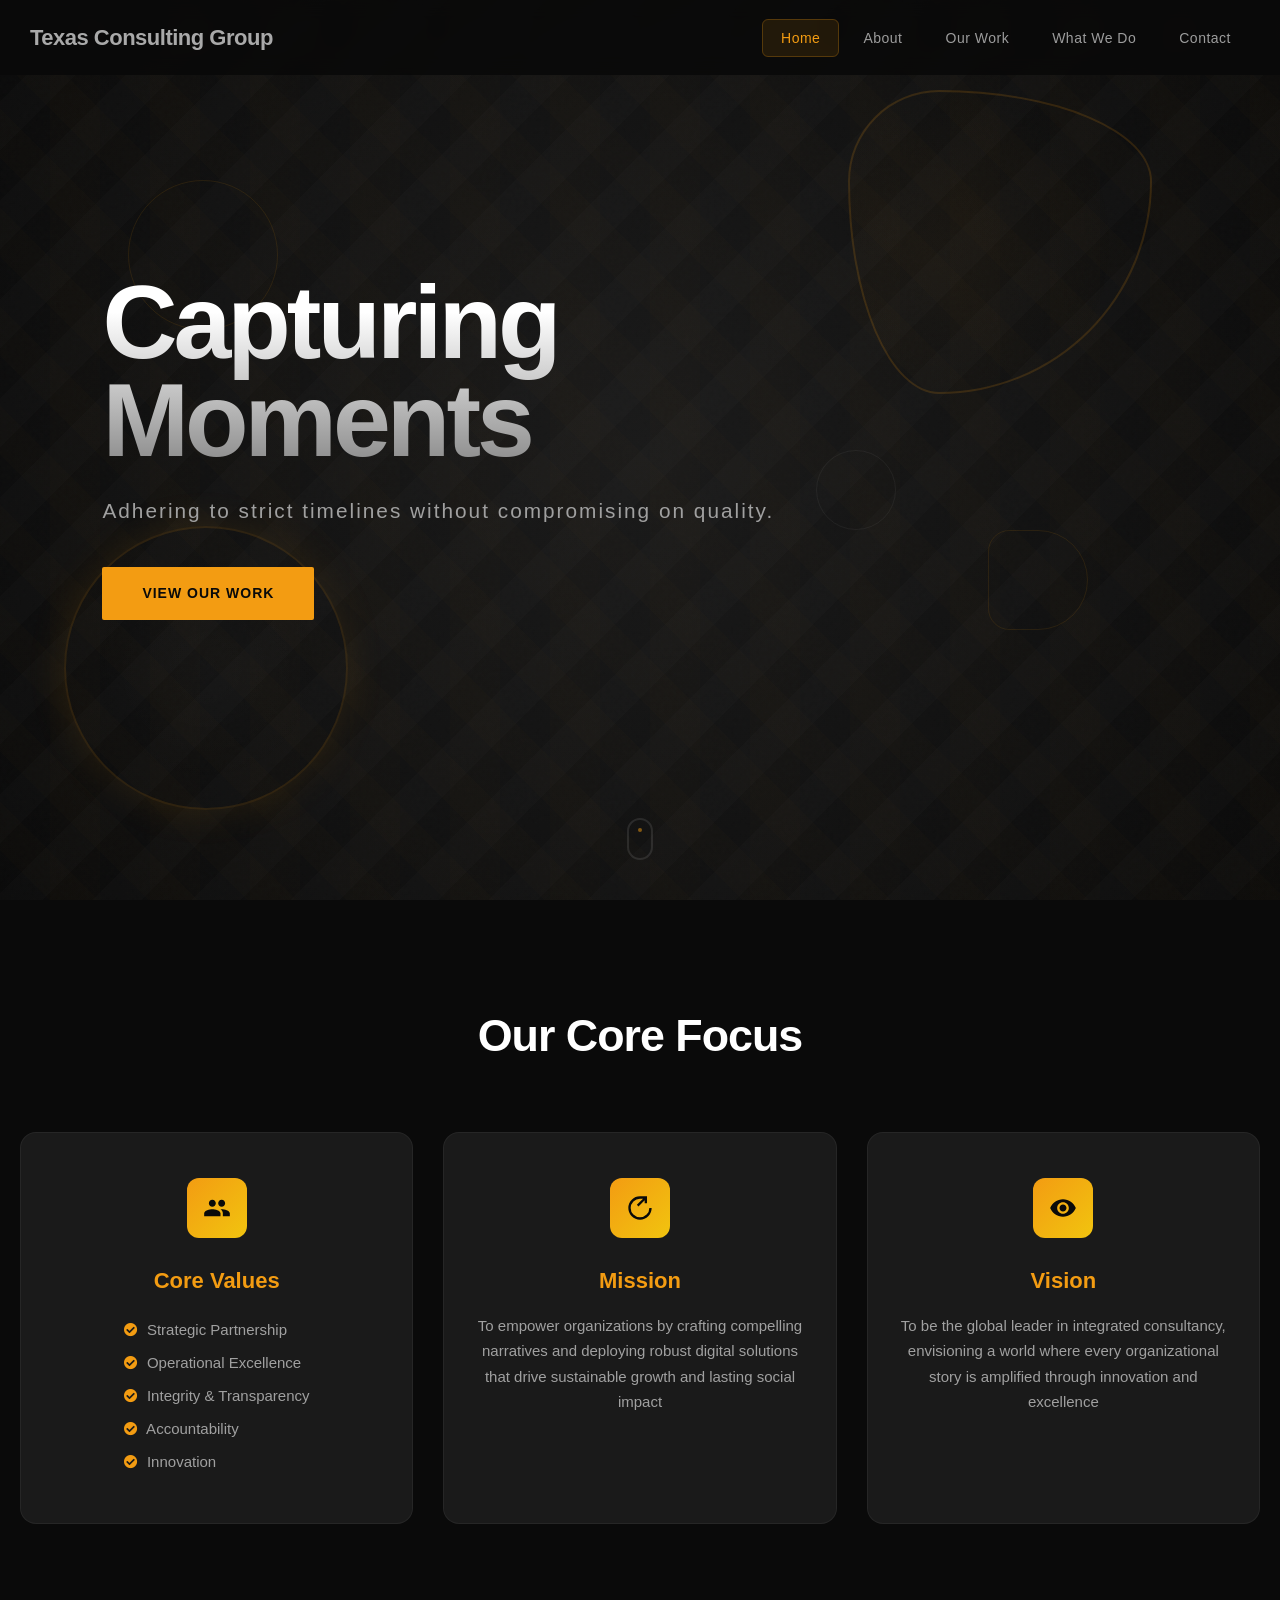
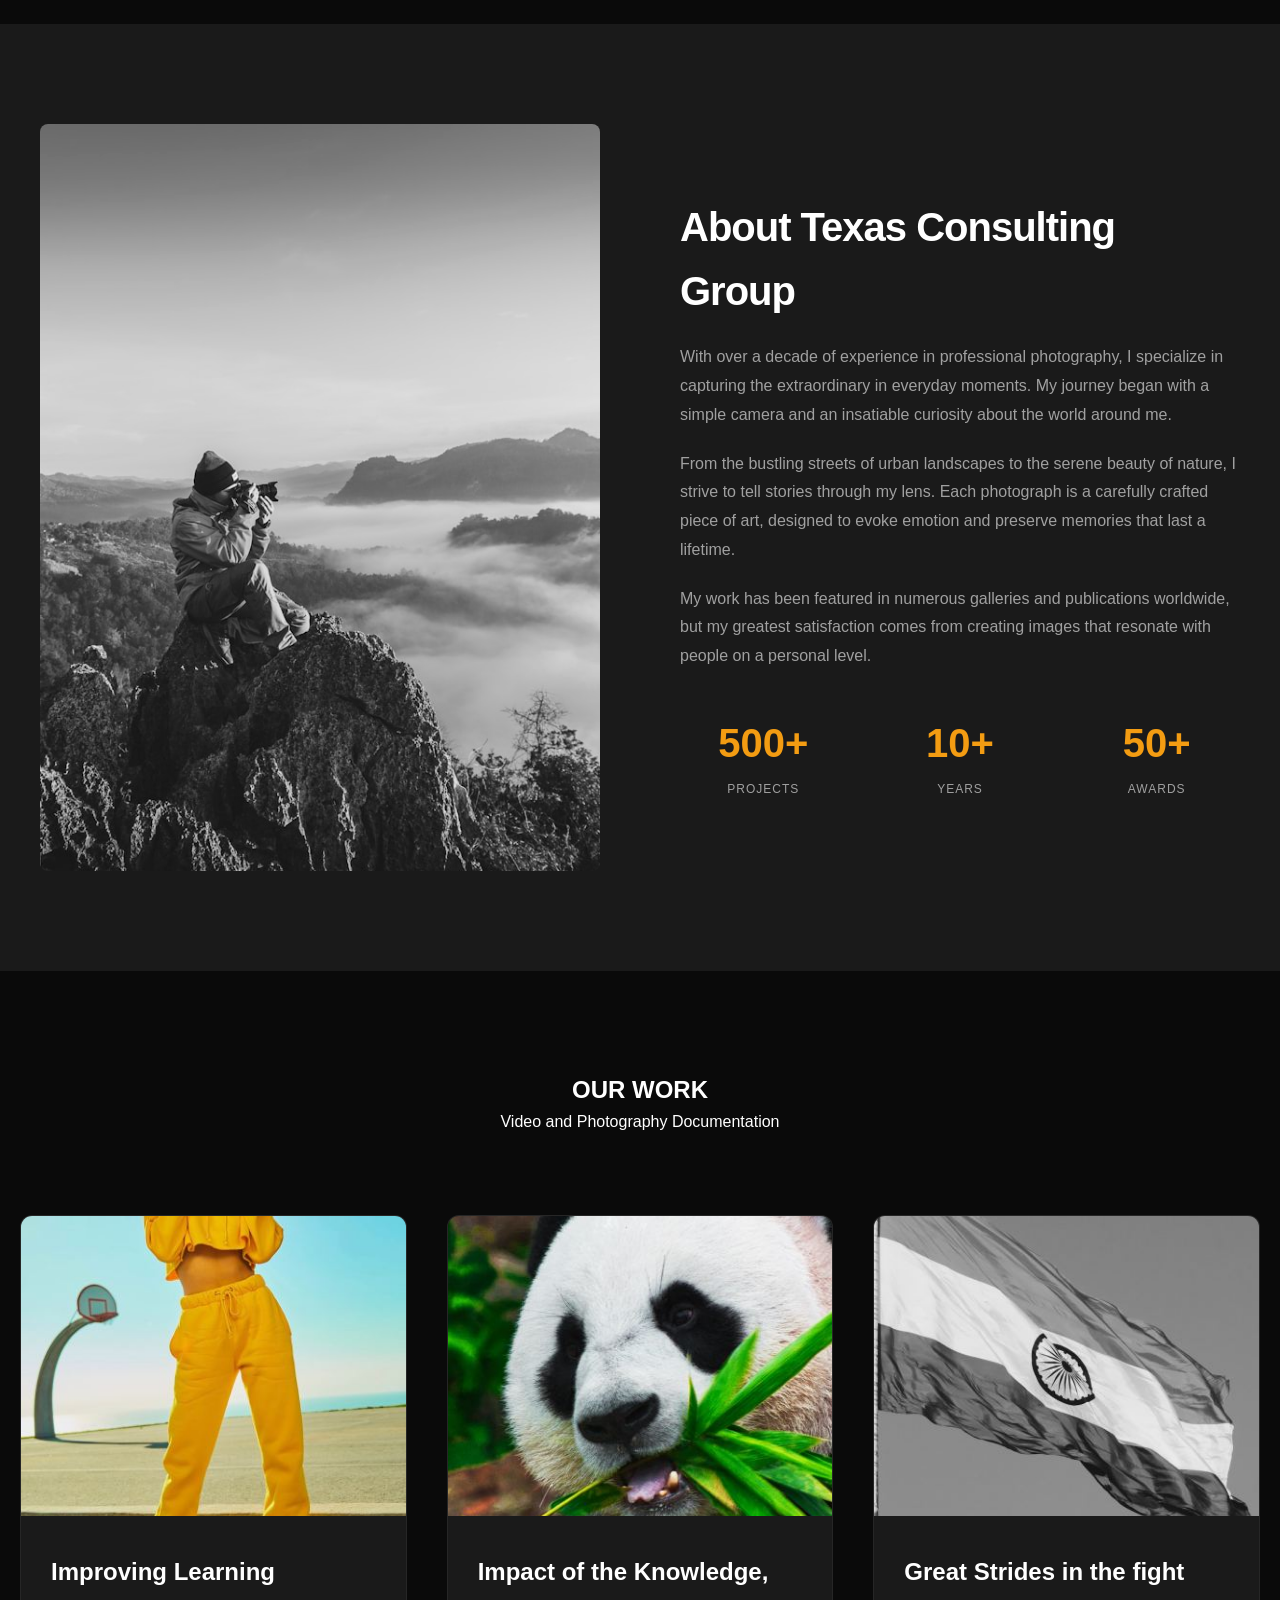
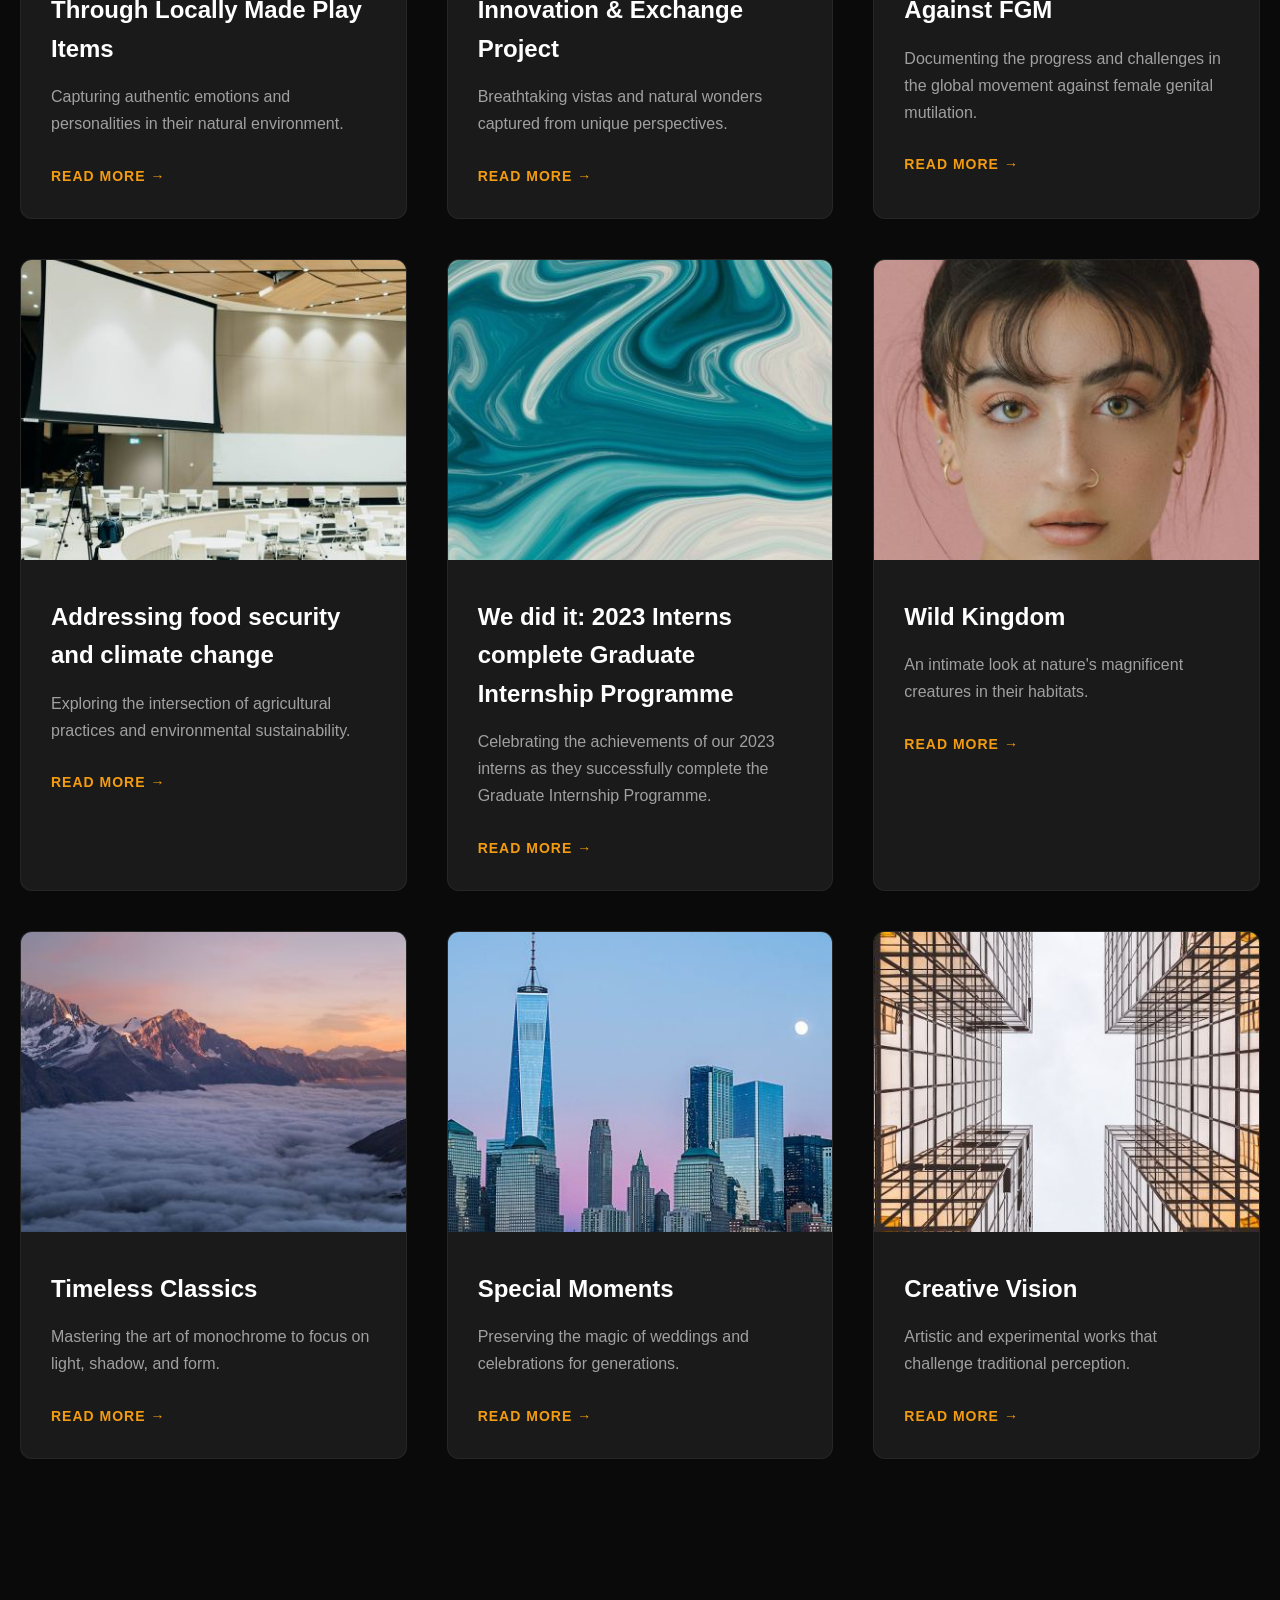
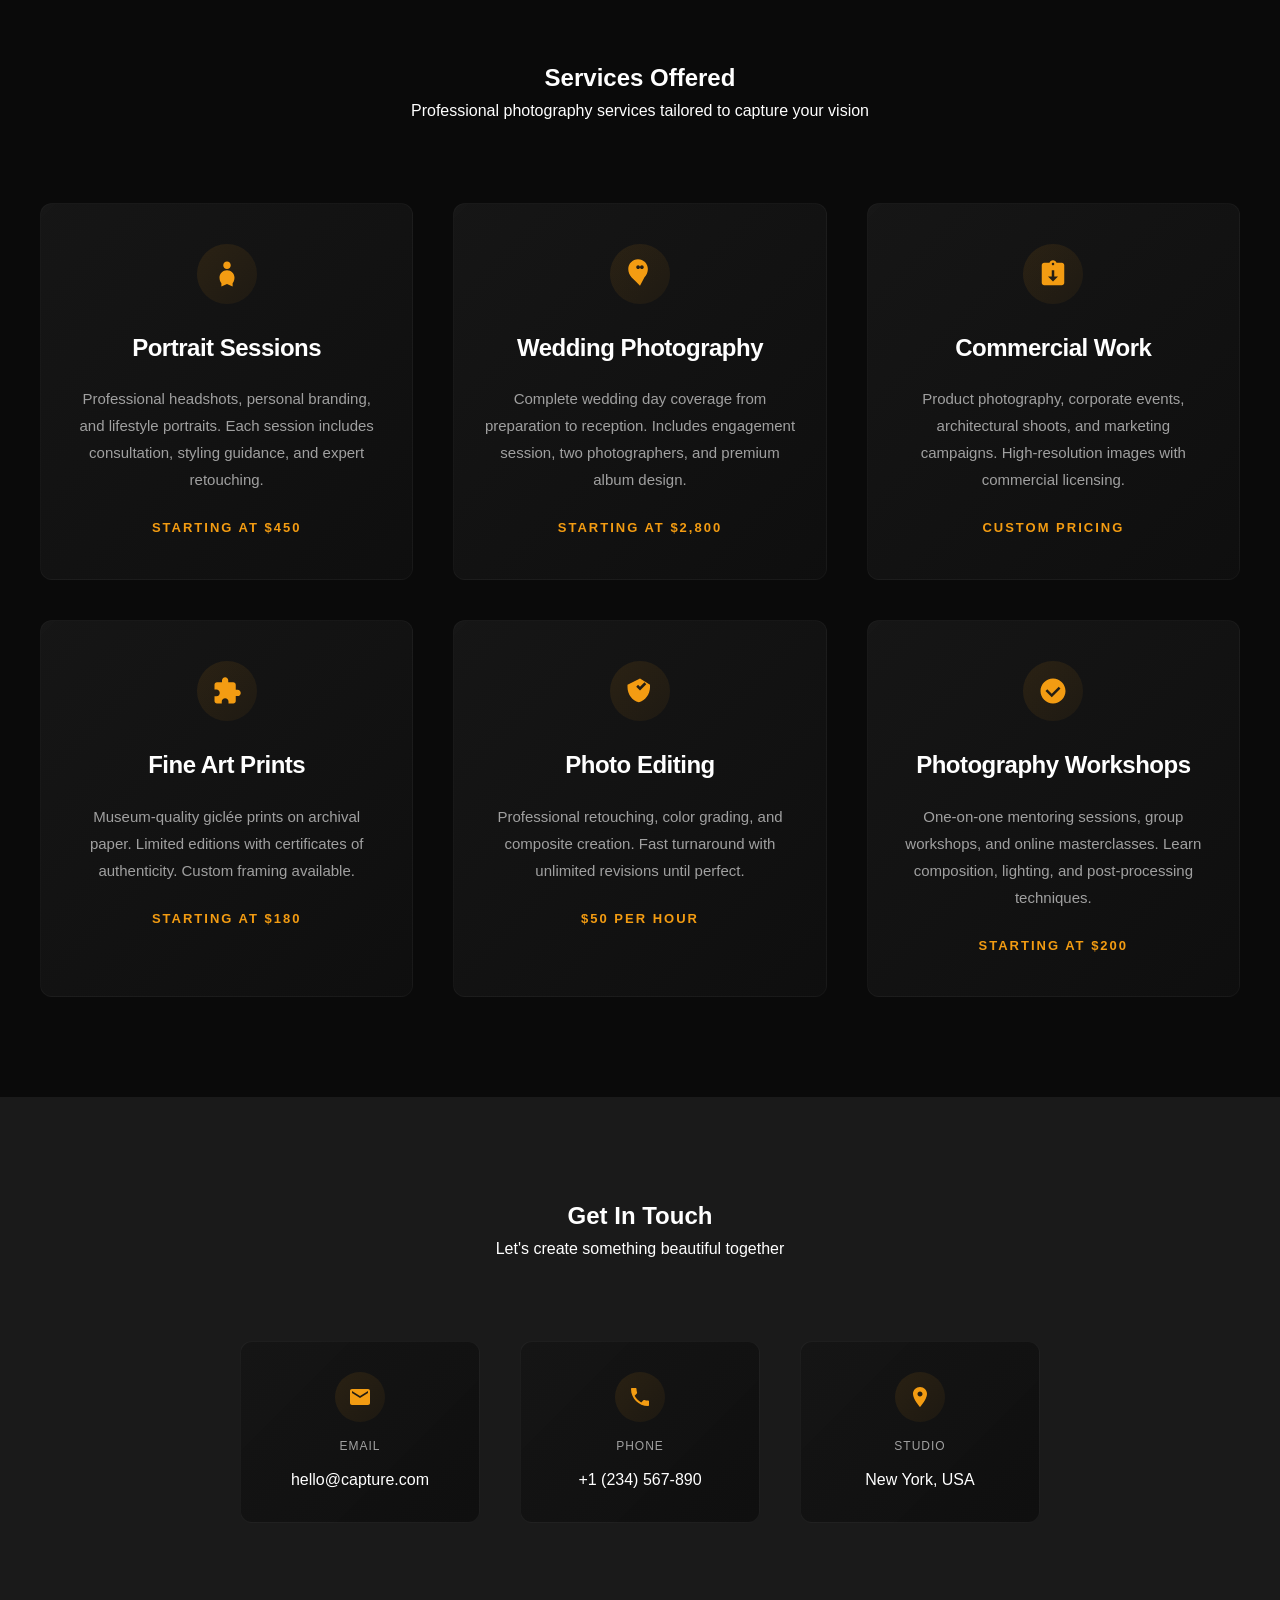
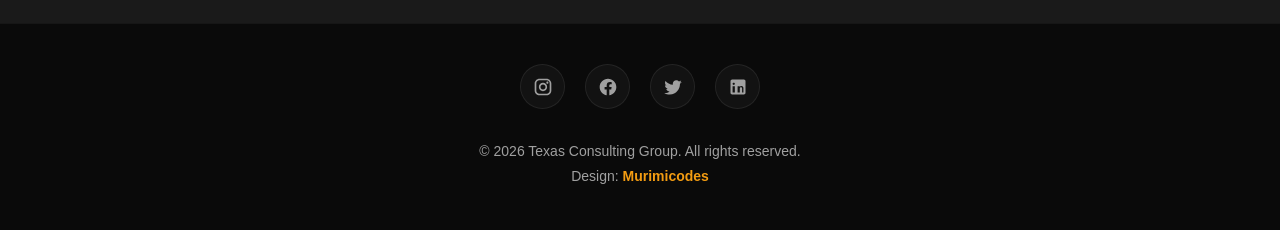
<file: index.html>
<!DOCTYPE html>
<html lang="en">

<head>
    <meta charset="UTF-8">
    <meta name="viewport" content="width=device-width, initial-scale=1.0">
    <title>Texas Consulting Group</title>
    <link rel="stylesheet" href="templatemo-amber-folio.css">
    <!-- font aesome  -->
    <link rel="stylesheet" href="https://cdnjs.cloudflare.com/ajax/libs/font-awesome/5.15.4/css/all.min.css">
    <!--

TemplateMo 615 Amber Folio

https://templatemo.com/tm-615-amber-folio

-->
</head>

<body>
    <!-- Loading Screen -->
    <div class="loading-screen" id="loadingScreen">
        <div class="loader"></div>
    </div>
    <!-- Header Navigation -->
    <header id="header">
        <nav>
            <a href="#home" class="logo">
                    Texas Consulting Group
                </a>
            <ul class="nav-menu" id="navMenu">
                <li>
                    <a href="#home">Home</a>
                </li>
                <li>
                    <a href="#about">About</a>
                </li>
                <li>
                    <a href="#portfolio">Our Work</a>
                </li>
                <li>
                    <a href="#services">What We Do</a>
                </li>
                <li>
                    <a href="#contact">Contact</a>
                </li>
            </ul>
            <div class="menu-toggle" id="menuToggle">
                <span></span>
                <span></span>
                <span></span>
            </div>
        </nav>
    </header>
    <!-- Hero Section -->
    <section class="hero-section" id="home">
        <div class="hero-bg"></div>
        <div class="hero-shapes">
            <div class="floating-accent accent-1"></div>
            <div class="floating-accent accent-2"></div>
            <div class="floating-accent accent-3"></div>
        </div>
        <div class="hero-content reveal">
            <h1 class="hero-title">Capturing Moments</h1>
            <p class="hero-subtitle">
                Adhering to strict timelines without compromising on quality.
            </p>
            <a href="#portfolio" class="cta-button">View Our  Work</a>
        </div>
        <a href="#portfolio" class="scroll-down">
            <span></span>
        </a>
    </section>
    <!-- Mission Section -->
    <section class="km-section reveal">
        <h2 class="km-title">Our Core Focus</h2>
        <div class="km-grid">
            <!-- CORE VALUES -->
            <div class="km-card">
                <div class="km-icon">
                    <svg viewBox="0 0 24 24">
                            <path d="M16 11c1.66 0 2.99-1.34 2.99-3S17.66 5 16 5s-3 1.34-3 3 1.34 3 3 3zm-8 0c1.66 0 2.99-1.34 2.99-3S9.66 5 8 5 5 6.34 5 8s1.34 3 3 3zm0 2c-2.33 0-7 1.17-7 3.5V19h14v-2.5c0-2.33-4.67-3.5-7-3.5zm8 0c-.29 0-.62.02-.97.05 1.16.84 1.97 1.97 1.97 3.45V19h6v-2.5c0-2.33-4.67-3.5-7-3.5z"/>
                        </svg>
                </div>
                <h3 class="km-card-title">Core Values</h3>
                <ul class="km-card-list">
                    <li>
                        <i class="fas fa-check-circle km-value-icon"></i> Strategic Partnership
                    </li>
                    <li>
                        <i class="fas fa-check-circle km-value-icon"></i> Operational Excellence
                    </li>
                    <li>
                        <i class="fas fa-check-circle km-value-icon"></i> Integrity & Transparency
                    </li>
                    <li>
                        <i class="fas fa-check-circle km-value-icon"></i> Accountability
                    </li>
                    <li>
                        <i class="fas fa-check-circle km-value-icon"></i> Innovation
                    </li>
                </ul>
            </div>
            <!-- MISSION -->
            <div class="km-card">
                <div class="km-icon">
                    <svg viewBox="0 0 24 24">
                            <path d="M12 2a10 10 0 1 0 10 10h-2a8 8 0 1 1-8-8V2zm6 0v6h-2V5.4l-5.3 5.3-1.4-1.4L14.6 4H12V2h6z"/>
                        </svg>
                </div>
                <h3 class="km-card-title">Mission</h3>
                <p class="km-card-text">
                    To empower organizations by crafting compelling narratives and deploying robust digital solutions that drive sustainable growth and lasting social impact
                </p>
            </div>
            <!-- VISION -->
            <div class="km-card">
                <div class="km-icon">
                    <svg viewBox="0 0 24 24">
                            <path d="M12 4.5C7 4.5 2.73 7.61 1 12c1.73 4.39 6 7.5 11 7.5s9.27-3.11 11-7.5c-1.73-4.39-6-7.5-11-7.5zM12 17c-2.76 0-5-2.24-5-5s2.24-5 5-5 5 2.24 5 5-2.24 5-5 5zm0-8c-1.66 0-3 1.34-3 3s1.34 3 3 3 3-1.34 3-3-1.34-3-3-3z"/>
                        </svg>
                </div>
                <h3 class="km-card-title">Vision</h3>
                <p class="km-card-text">
                    To be the global leader in integrated consultancy, envisioning a world where every organizational story is amplified through innovation and excellence
                </p>
            </div>
        </div>
    </section>
    <!-- About Section -->
    <section class="about-section" id="about">
        <div class="about-container reveal">
            <div class="about-image">
                <img src="images/templatemo-about-artist.jpg" alt="Photographer">
            </div>
            <div class="about-content">
                <h2>About Texas Consulting Group</h2>
                <p>With over a decade of experience in professional photography, I specialize in capturing the extraordinary in everyday moments. My journey began with a simple camera and an insatiable curiosity about the world around me.</p>
                <p>From the bustling streets of urban landscapes to the serene beauty of nature, I strive to tell stories through my lens. Each photograph is a carefully crafted piece of art, designed to evoke emotion and preserve memories that last a lifetime.</p>
                <p>My work has been featured in numerous galleries and publications worldwide, but my greatest satisfaction comes from creating images that resonate with people on a personal level.</p>
                <div class="stats">
                    <div class="stat-item">
                        <div class="stat-number">500+</div>
                        <div class="stat-label">Projects</div>
                    </div>
                    <div class="stat-item">
                        <div class="stat-number">10+</div>
                        <div class="stat-label">Years</div>
                    </div>
                    <div class="stat-item">
                        <div class="stat-number">50+</div>
                        <div class="stat-label">Awards</div>
                    </div>
                </div>
            </div>
        </div>
    </section>
    <!-- Portfolio Section with Coverflow -->
    <section class="portfolio-section" id="portfolio">
        <div class="section-header reveal">
            <h2 class="section-title">OUR WORK</h2>
            <p class="section-subtitle">Video and Photography Documentation</p>
        </div>
        <div class="portfolio-grid">
            <div class="portfolio-card reveal" data-category="Education Documentation" data-year=" 28 Jul 2023">
                <img src="images/templatemo-amber-folio-01.jpg" alt="Portrait Photography" class="portfolio-card-img">
                <div class="portfolio-card-body">
                    <h3 class="portfolio-card-title">Improving Learning Through Locally Made Play Items</h3>
                    <p class="portfolio-card-text">Capturing authentic emotions and personalities in their natural environment.</p>
                    <div class="portfolio-detail-text" style="display: none;">
                        <p>
                            <iframe width="560" height="315" src="https://www.youtube.com/embed/a0GKRj1y3r8?si=P187hxh8itb5kexD" title="YouTube video player" frameborder="0" allow="accelerometer; autoplay; clipboard-write; encrypted-media; gyroscope; picture-in-picture; web-share"
                                referrerpolicy="strict-origin-when-cross-origin" allowfullscreen></iframe>
                        </p>
                    </div>
                    <a href="#" class="read-more">Read More</a>
                </div>
            </div>
            <div class="portfolio-card reveal" data-category="Education Documentation" data-year="6 Oct 2023">
                <img src="images/templatemo-amber-folio-02.jpg" alt="Landscape Photography" class="portfolio-card-img">
                <div class="portfolio-card-body">
                    <h3 class="portfolio-card-title">Impact of the Knowledge, Innovation & Exchange Project</h3>
                    <p class="portfolio-card-text">Breathtaking vistas and natural wonders captured from unique perspectives.</p>
                    <div class="portfolio-detail-text" style="display: none;">
                        <p>
                            <iframe width="560" height="315" src="https://www.youtube.com/embed/egHRznN55E0?si=M8nLf_boZsiduUYk" title="YouTube video player" frameborder="0" allow="accelerometer; autoplay; clipboard-write; encrypted-media; gyroscope; picture-in-picture; web-share"
                                referrerpolicy="strict-origin-when-cross-origin" allowfullscreen></iframe>
                        </p>
                    </div>
                    <a href="#" class="read-more">Read More</a>
                </div>
            </div>
            <div class="portfolio-card reveal" data-category="Education Documentation" data-year="  2 May 2025">
                <img src="images/templatemo-amber-folio-03.jpg" alt="Street Photography" class="portfolio-card-img">
                <div class="portfolio-card-body">
                    <h3 class="portfolio-card-title">Great Strides in the fight Against FGM</h3>
                    <p class="portfolio-card-text">Documenting the progress and challenges in the global movement against female genital mutilation.</p>
                    <div class="portfolio-detail-text" style="display: none;">
                        <p>
                            <iframe width="560" height="315" src="https://www.youtube.com/embed/RNYacAq0RwM?si=q3mwbuJbpgw2h_yl" title="YouTube video player" frameborder="0" allow="accelerometer; autoplay; clipboard-write; encrypted-media; gyroscope; picture-in-picture; web-share"
                                referrerpolicy="strict-origin-when-cross-origin" allowfullscreen></iframe>
                        </p>
                    </div>
                    <a href="#" class="read-more">Read More</a>
                </div>
            </div>
            <div class="portfolio-card reveal" data-category="Architecture" data-year="2024">
                <img src="images/templatemo-amber-folio-04.jpg" alt="Architecture Photography" class="portfolio-card-img">
                <div class="portfolio-card-body">
                    <h3 class="portfolio-card-title">Addressing food security and climate change</h3>
                    <p class="portfolio-card-text">Exploring the intersection of agricultural practices and environmental sustainability.</p>
                    <div class="portfolio-detail-text" style="display: none;">
                        <p>
                            <iframe width="560" height="315" src="https://www.youtube.com/embed/URycDAF69yo?si=4fVw6PreuAcFYIR3" title="YouTube video player" frameborder="0" allow="accelerometer; autoplay; clipboard-write; encrypted-media; gyroscope; picture-in-picture; web-share"
                                referrerpolicy="strict-origin-when-cross-origin" allowfullscreen></iframe>
                        </p>
                    </div>
                    <a href="#" class="read-more">Read More</a>
                </div>
            </div>
            <div class="portfolio-card reveal" data-category="Education" data-year="27 Sept 2023">
                <img src="images/templatemo-amber-folio-05.jpg" alt="Fashion Photography" class="portfolio-card-img">
                <div class="portfolio-card-body">
                    <h3 class="portfolio-card-title">
                        We did it: 2023 Interns complete Graduate Internship Programme
                    </h3>
                    <p class="portfolio-card-text">
                        Celebrating the achievements of our 2023 interns as they successfully complete the Graduate Internship Programme.
                    </p>
                    <div class="portfolio-detail-text" style="display: none;">
                        <p>
                            <iframe width="560" height="315" src="https://www.youtube.com/embed/rhFlAtLMEtc?si=P9zMm7hSini3cTQd" title="YouTube video player" frameborder="0" allow="accelerometer; autoplay; clipboard-write; encrypted-media; gyroscope; picture-in-picture; web-share"
                                referrerpolicy="strict-origin-when-cross-origin" allowfullscreen></iframe>
                        </p>
                    </div>
                    <a href="#" class="read-more">Read More</a>
                </div>
            </div>
            <div class="portfolio-card reveal" data-category="Wildlife" data-year="2024">
                <img src="images/templatemo-amber-folio-06.jpg" alt="Wildlife Photography" class="portfolio-card-img">
                <div class="portfolio-card-body">
                    <h3 class="portfolio-card-title">Wild Kingdom</h3>
                    <p class="portfolio-card-text">An intimate look at nature's magnificent creatures in their habitats.</p>
                    <div class="portfolio-detail-text" style="display: none;">
                        <p>Wildlife documentation focusing on endangered species. This project required patience and long-lens techniques to capture animal behavior without disturbing their natural environment.</p>
                        <p>A portion of the proceeds from this series was donated to wildlife conservation funds.</p>
                    </div>
                    <a href="#" class="read-more">Read More</a>
                </div>
            </div>
            <div class="portfolio-card reveal" data-category="Monochrome" data-year="2022">
                <img src="images/templatemo-amber-folio-07.jpg" alt="Black and White Photography" class="portfolio-card-img">
                <div class="portfolio-card-body">
                    <h3 class="portfolio-card-title">Timeless Classics</h3>
                    <p class="portfolio-card-text">Mastering the art of monochrome to focus on light, shadow, and form.</p>
                    <div class="portfolio-detail-text" style="display: none;">
                        <p>A black and white portrait series exploring human expressions. By removing color, we focused the viewer's attention on texture, form, and the intensity of the gaze.</p>
                        <p>High-contrast lighting was used to create a dramatic and timeless feel for each portrait.</p>
                    </div>
                    <a href="#" class="read-more">Read More</a>
                </div>
            </div>
            <div class="portfolio-card reveal" data-category="Events" data-year="2023">
                <img src="images/templatemo-amber-folio-08.jpg" alt="Event Photography" class="portfolio-card-img">
                <div class="portfolio-card-body">
                    <h3 class="portfolio-card-title">Special Moments</h3>
                    <p class="portfolio-card-text">Preserving the magic of weddings and celebrations for generations.</p>
                    <div class="portfolio-detail-text" style="display: none;">
                        <p>Event photography capturing the essence of large-scale corporate celebrations and intimate weddings. We focus on candid moments rather than posed shots.</p>
                        <p>Our goal is to create a visual narrative that allows clients to relive their most cherished memories.</p>
                    </div>
                    <a href="#" class="read-more">Read More</a>
                </div>
            </div>
            <div class="portfolio-card reveal" data-category="Abstract Art" data-year="2024">
                <img src="images/templatemo-amber-folio-09.jpg" alt="Abstract Photography" class="portfolio-card-img">
                <div class="portfolio-card-body">
                    <h3 class="portfolio-card-title">Creative Vision</h3>
                    <p class="portfolio-card-text">Artistic and experimental works that challenge traditional perception.</p>
                    <div class="portfolio-detail-text" style="display: none;">
                        <p>An experimental project utilizing double exposure and light painting techniques. This series pushes the boundaries of traditional photography into the realm of abstract art.</p>
                        <p>This work has been exhibited in several contemporary art galleries across Europe.</p>
                    </div>
                    <a href="#" class="read-more">Read More</a>
                </div>
            </div>
        </div>
    </section>
    <!-- Services Section -->
    <section class="services-section" id="services">
        <div class="services-container">
            <div class="section-header reveal">
                <h2 class="section-title">Services Offered</h2>
                <p class="section-subtitle">Professional photography services tailored to capture your vision</p>
            </div>
            <div class="services-grid reveal">
                <div class="service-card">
                    <div class="service-icon">
                        <svg viewBox="0 0 24 24" xmlns="http://www.w3.org/2000/svg">
                                <path d="M12 2C10.34 2 9 3.34 9 5C9 6.66 10.34 8 12 8C13.66 8 15 6.66 15 5C15 3.34 13.66 2 12 2ZM12 9C8.69 9 6 11.69 6 15C6 16.66 6.56 18.17 7.5 19.32V22L12 20L16.5 22V19.32C17.44 18.17 18 16.66 18 15C18 11.69 15.31 9 12 9Z"/>
                            </svg>
                    </div>
                    <h3 class="service-title">Portrait Sessions</h3>
                    <p class="service-description">Professional headshots, personal branding, and lifestyle portraits. Each session includes consultation, styling guidance, and expert retouching.</p>
                    <div class="service-price">Starting at $450</div>
                </div>
                <div class="service-card">
                    <div class="service-icon">
                        <svg viewBox="0 0 24 24" xmlns="http://www.w3.org/2000/svg">
                                <path d="M12 6.5C12 5.67 11.33 5 10.5 5S9 5.67 9 6.5 9.67 8 10.5 8 12 7.33 12 6.5M13.5 5C12.67 5 12 5.67 12 6.5S12.67 8 13.5 8 15 7.33 15 6.5 14.33 5 13.5 5M12 21.35L5.35 14.7C3.58 12.93 2.61 10.54 2.61 8.04C2.61 3.74 6.05 0.25 10.36 0.21C14.72 0.17 18.29 3.69 18.29 8C18.29 10.53 17.34 12.88 15.58 14.65L12 21.35Z"/>
                            </svg>
                    </div>
                    <h3 class="service-title">Wedding Photography</h3>
                    <p class="service-description">Complete wedding day coverage from preparation to reception. Includes engagement session, two photographers, and premium album design.</p>
                    <div class="service-price">Starting at $2,800</div>
                </div>
                <div class="service-card">
                    <div class="service-icon">
                        <svg viewBox="0 0 24 24" xmlns="http://www.w3.org/2000/svg">
                                <path d="M19 3H14.82C14.4 1.84 13.3 1 12 1S9.6 1.84 9.18 3H5C3.9 3 3 3.9 3 5V19C3 20.1 3.9 21 5 21H19C20.1 21 21 20.1 21 19V5C21 3.9 20.1 3 19 3ZM12 3C12.55 3 13 3.45 13 4S12.55 5 12 5 11 4.55 11 4 11.45 3 12 3ZM12 18L8 14H11V9H13V14H16L12 18Z"/>
                            </svg>
                    </div>
                    <h3 class="service-title">Commercial Work</h3>
                    <p class="service-description">Product photography, corporate events, architectural shoots, and marketing campaigns. High-resolution images with commercial licensing.</p>
                    <div class="service-price">Custom Pricing</div>
                </div>
                <div class="service-card">
                    <div class="service-icon">
                        <svg viewBox="0 0 24 24" xmlns="http://www.w3.org/2000/svg">
                                <path d="M20.5 11H19V7C19 5.9 18.1 5 17 5H13V3.5C13 2.12 11.88 1 10.5 1S8 2.12 8 3.5V5H4C2.9 5 2 5.9 2 7V10.8H3.5C4.99 10.8 6.2 12.01 6.2 13.5S4.99 16.2 3.5 16.2H2V20C2 21.1 2.9 22 4 22H7.8V20.5C7.8 19.01 9.01 17.8 10.5 17.8S13.2 19.01 13.2 20.5V22H17C18.1 22 19 21.1 19 20V16H20.5C21.88 16 23 14.88 23 13.5S21.88 11 20.5 11Z"/>
                            </svg>
                    </div>
                    <h3 class="service-title">Fine Art Prints</h3>
                    <p class="service-description">Museum-quality giclée prints on archival paper. Limited editions with certificates of authenticity. Custom framing available.</p>
                    <div class="service-price">Starting at $180</div>
                </div>
                <div class="service-card">
                    <div class="service-icon">
                        <svg viewBox="0 0 24 24" xmlns="http://www.w3.org/2000/svg">
                                <path d="M12 2L2 7V9C2 14.55 5.84 19.74 11 21C16.16 19.74 20 14.55 20 9V7L12 2ZM12 11.5L9 8.5L10.41 7.09L12 8.67L15.59 5.09L17 6.5L12 11.5Z"/>
                            </svg>
                    </div>
                    <h3 class="service-title">Photo Editing</h3>
                    <p class="service-description">Professional retouching, color grading, and composite creation. Fast turnaround with unlimited revisions until perfect.</p>
                    <div class="service-price">$50 per hour</div>
                </div>
                <div class="service-card">
                    <div class="service-icon">
                        <svg viewBox="0 0 24 24" xmlns="http://www.w3.org/2000/svg">
                                <path d="M12 2C6.48 2 2 6.48 2 12S6.48 22 12 22 22 17.52 22 12 17.52 2 12 2ZM11 17L6 12L7.41 10.59L11 14.17L16.59 8.59L18 10L11 17Z"/>
                            </svg>
                    </div>
                    <h3 class="service-title">Photography Workshops</h3>
                    <p class="service-description">One-on-one mentoring sessions, group workshops, and online masterclasses. Learn composition, lighting, and post-processing techniques.</p>
                    <div class="service-price">Starting at $200</div>
                </div>
            </div>
        </div>
    </section>
    <!-- Contact Section -->
    <section class="contact-section" id="contact">
        <div class="contact-container">
            <div class="section-header reveal">
                <h2 class="section-title">Get In Touch</h2>
                <p class="section-subtitle">Let's create something beautiful together</p>
            </div>
            <div class="contact-info reveal">
                <a href="mailto:hello@capture.com" class="contact-item">
                    <div class="contact-icon">
                        <svg viewBox="0 0 24 24" xmlns="http://www.w3.org/2000/svg">
                                <path d="M20 4H4C2.9 4 2 4.9 2 6V18C2 19.1 2.9 20 4 20H20C21.1 20 22 19.1 22 18V6C22 4.9 21.1 4 20 4ZM20 8L12 13L4 8V6L12 11L20 6V8Z"/>
                            </svg>
                    </div>
                    <div class="contact-label">Email</div>
                    <div class="contact-value">hello@capture.com</div>
                </a>
                <a href="tel:+1234567890" class="contact-item">
                    <div class="contact-icon">
                        <svg viewBox="0 0 24 24" xmlns="http://www.w3.org/2000/svg">
                                <path d="M6.62 10.79C8.06 13.62 10.38 15.94 13.21 17.38L15.41 15.18C15.69 14.9 16.08 14.82 16.43 14.93C17.55 15.3 18.75 15.5 20 15.5C20.55 15.5 21 15.95 21 16.5V20C21 20.55 20.55 21 20 21C10.61 21 3 13.39 3 4C3 3.45 3.45 3 4 3H7.5C8.05 3 8.5 3.45 8.5 4C8.5 5.25 8.7 6.45 9.07 7.57C9.18 7.92 9.1 8.31 8.82 8.59L6.62 10.79Z"/>
                            </svg>
                    </div>
                    <div class="contact-label">Phone</div>
                    <div class="contact-value">+1 (234) 567-890</div>
                </a>
                <a href="https://maps.google.com/?q=New+York+USA" target="_blank" rel="noopener" class="contact-item">
                    <div class="contact-icon">
                        <svg viewBox="0 0 24 24" xmlns="http://www.w3.org/2000/svg">
                                <path d="M12 2C8.13 2 5 5.13 5 9C5 14.25 12 22 12 22S19 14.25 19 9C19 5.13 15.87 2 12 2ZM12 11.5C10.62 11.5 9.5 10.38 9.5 9S10.62 6.5 12 6.5S14.5 7.62 14.5 9S13.38 11.5 12 11.5Z"/>
                            </svg>
                    </div>
                    <div class="contact-label">Studio</div>
                    <div class="contact-value">New York, USA</div>
                </a>
            </div>
        </div>
    </section>
    <!-- Footer -->
    <footer>
        <div class="footer-content">
            <div class="social-links">
                <a href="https://instagram.com" target="_blank" rel="noopener" class="social-link" aria-label="Instagram">
                    <svg viewBox="0 0 24 24" xmlns="http://www.w3.org/2000/svg">
                            <path d="M7.8 2H16.2C19.4 2 22 4.6 22 7.8V16.2C22 19.4 19.4 22 16.2 22H7.8C4.6 22 2 19.4 2 16.2V7.8C2 4.6 4.6 2 7.8 2M7.6 4C5.61 4 4 5.61 4 7.6V16.4C4 18.39 5.61 20 7.6 20H16.4C18.39 20 20 18.39 20 16.4V7.6C20 5.61 18.39 4 16.4 4H7.6M17.25 5.5C17.94 5.5 18.5 6.06 18.5 6.75S17.94 8 17.25 8S16 7.44 16 6.75S16.56 5.5 17.25 5.5M12 7C14.76 7 17 9.24 17 12S14.76 17 12 17S7 14.76 7 12S9.24 7 12 7M12 9C10.34 9 9 10.34 9 12S10.34 15 12 15S15 13.66 15 12S13.66 9 12 9Z"/>
                        </svg>
                </a>
                <a href="https://facebook.com/templatemo" target="_blank" rel="noopener" class="social-link" aria-label="Facebook">
                    <svg viewBox="0 0 24 24" xmlns="http://www.w3.org/2000/svg">
                            <path d="M12 2.04C6.5 2.04 2 6.53 2 12.06C2 17.06 5.66 21.21 10.44 21.96V14.96H7.9V12.06H10.44V9.85C10.44 7.34 11.93 5.96 14.22 5.96C15.31 5.96 16.45 6.15 16.45 6.15V8.62H15.19C13.95 8.62 13.56 9.39 13.56 10.18V12.06H16.34L15.89 14.96H13.56V21.96C18.34 21.21 22 17.06 22 12.06C22 6.53 17.5 2.04 12 2.04Z"/>
                        </svg>
                </a>
                <a href="https://x.com/minthu" target="_blank" rel="noopener" class="social-link" aria-label="Twitter">
                    <svg viewBox="0 0 24 24" xmlns="http://www.w3.org/2000/svg">
                            <path d="M22.46 6C21.69 6.35 20.86 6.58 20 6.69C20.88 6.16 21.56 5.32 21.88 4.31C21.05 4.81 20.13 5.16 19.16 5.36C18.37 4.5 17.26 4 16 4C13.65 4 11.73 5.92 11.73 8.29C11.73 8.63 11.77 8.96 11.84 9.27C8.28 9.09 5.11 7.38 3 4.79C2.63 5.42 2.42 6.16 2.42 6.94C2.42 8.43 3.17 9.75 4.33 10.5C3.62 10.5 2.96 10.3 2.38 10V10.03C2.38 12.11 3.86 13.85 5.82 14.24C5.46 14.34 5.08 14.39 4.69 14.39C4.42 14.39 4.15 14.36 3.89 14.31C4.43 16 6 17.26 7.89 17.29C6.43 18.45 4.58 19.13 2.56 19.13C2.22 19.13 1.88 19.11 1.54 19.07C3.44 20.29 5.74 21 8.23 21C16 21 20.33 14.46 20.33 8.79C20.33 8.6 20.33 8.42 20.32 8.23C21.16 7.63 21.88 6.87 22.46 6Z"/>
                        </svg>
                </a>
                <a href="https://linkedin.com" target="_blank" rel="noopener" class="social-link" aria-label="LinkedIn">
                    <svg viewBox="0 0 24 24" xmlns="http://www.w3.org/2000/svg">
                            <path d="M19 3C19.55 3 20.05 3.21 20.41 3.59C20.79 3.95 21 4.45 21 5V19C21 19.55 20.79 20.05 20.41 20.41C20.05 20.79 19.55 21 19 21H5C4.45 21 3.95 20.79 3.59 20.41C3.21 20.05 3 19.55 3 19V5C3 4.45 3.21 3.95 3.59 3.59C3.95 3.21 4.45 3 5 3H19M18.5 18.5V13.2C18.5 11.87 17.45 10.82 16.12 10.82C15.21 10.82 14.46 11.37 14.17 12.15V11H11.5V18.5H14.17V13.57C14.17 12.82 14.79 12.2 15.54 12.2C16.29 12.2 16.91 12.82 16.91 13.57V18.5H18.5M6.88 9.57C7.63 9.57 8.25 8.96 8.25 8.21C8.25 7.46 7.63 6.84 6.88 6.84C6.13 6.84 5.5 7.46 5.5 8.21C5.5 8.96 6.13 9.57 6.88 9.57M8.21 18.5V11H5.5V18.5H8.21Z"/>
                        </svg>
                </a>
            </div>
            <p class="footer-text">
                ©
                <script>
                    document.write(new Date().getFullYear());
                </script>
                Texas Consulting Group. All rights reserved.
                <br> Design:
                <a href="https://murimicodes.com" target="_blank" rel="noopener">Murimicodes</a>
            </p>
        </div>
    </footer>
    <!-- Project Modal -->
    <div id="projectModal" class="modal">
        <div class="modal-content">
            <span class="close-modal">&times;</span>
            <div id="modalBody">
                <!-- Content dynamically injected by JS -->
            </div>
        </div>
    </div>
    <script src="templatemo-amber-script.js"></script>
</body>

</html>
</file>
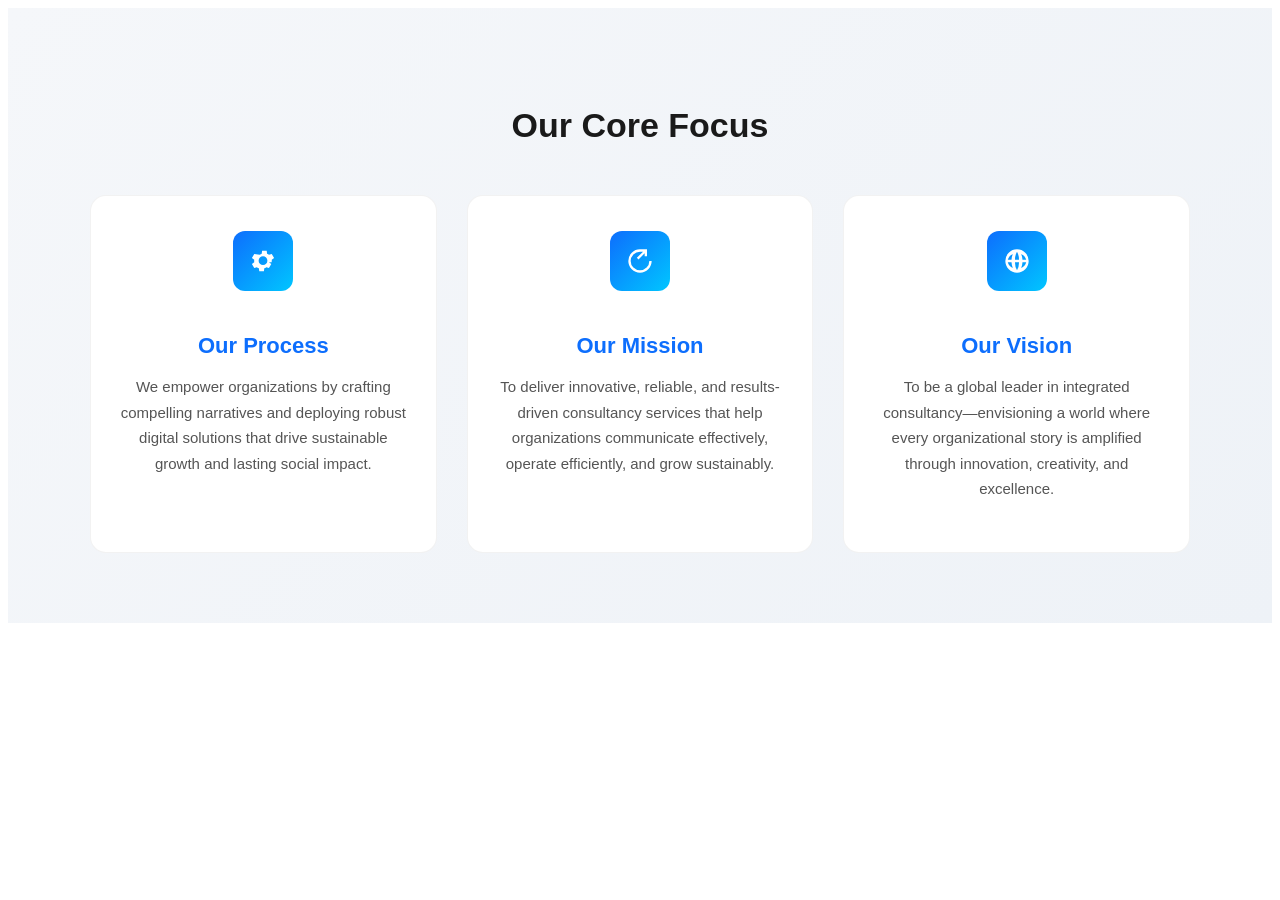
<file: mission.html>
<!DOCTYPE html>
<html lang="en">

<head>
    <meta charset="UTF-8">
    <meta name="viewport" content="width=device-width, initial-scale=1.0">
    <title>Modern Cards</title>

    <style>
        /* ===== UNIQUE NAMESPACE ===== */
        
        .km-section {
            padding: 70px 20px;
            text-align: center;
            background: linear-gradient(135deg, #f5f7fa, #eef2f7);
            font-family: 'Segoe UI', sans-serif;
        }
        
        .km-title {
            font-size: 34px;
            margin-bottom: 50px;
            color: #1a1a1a;
        }
        /* GRID */
        
        .km-grid {
            display: grid;
            grid-template-columns: repeat(auto-fit, minmax(280px, 1fr));
            gap: 30px;
            max-width: 1100px;
            margin: auto;
        }
        /* CARD */
        
        .km-card {
            position: relative;
            background: #fff;
            padding: 35px 25px;
            border-radius: 16px;
            overflow: hidden;
            transition: all 0.4s ease;
            border: 1px solid rgba(0, 0, 0, 0.05);
        }
        /* Gradient border hover */
        
        .km-card::before {
            content: "";
            position: absolute;
            inset: 0;
            border-radius: 16px;
            padding: 1px;
            background: linear-gradient(135deg, #0d6efd, #00c6ff);
            -webkit-mask: linear-gradient(#fff 0 0) content-box, linear-gradient(#fff 0 0);
            mask: linear-gradient(#fff 0 0) content-box, linear-gradient(#fff 0 0);
            -webkit-mask-composite: xor;
            mask-composite: exclude;
            opacity: 0;
            transition: opacity 0.4s ease;
        }
        
        .km-card:hover::before {
            opacity: 1;
        }
        /* Lift + glow */
        
        .km-card:hover {
            transform: translateY(-10px);
            box-shadow: 0 20px 40px rgba(13, 110, 253, 0.15);
        }
        /* ICON */
        
        .km-icon {
            width: 60px;
            height: 60px;
            margin-bottom: 20px;
            display: inline-flex;
            align-items: center;
            justify-content: center;
            border-radius: 12px;
            background: linear-gradient(135deg, #0d6efd, #00c6ff);
            transition: transform 0.4s ease;
        }
        
        .km-icon svg {
            width: 28px;
            height: 28px;
            fill: #fff;
        }
        /* Icon animation */
        
        .km-card:hover .km-icon {
            transform: rotate(8deg) scale(1.1);
        }
        /* TEXT */
        
        .km-card-title {
            font-size: 22px;
            margin-bottom: 15px;
            color: #0d6efd;
        }
        
        .km-card-text {
            font-size: 15px;
            line-height: 1.7;
            color: #555;
        }
    </style>
</head>

<body>

    <section class="km-section">
        <h2 class="km-title">Our Core Focus</h2>

        <div class="km-grid">

            <!-- PROCESS -->
            <div class="km-card">
                <div class="km-icon">
                    <!-- Gear SVG -->
                    <svg viewBox="0 0 24 24">
                    <path d="M19.4 13a7.8 7.8 0 0 0 .1-2l2-1.5-2-3.5-2.3.7a7.6 7.6 0 0 0-1.7-1l-.3-2.4h-4l-.3 2.4c-.6.2-1.2.6-1.7 1L4.5 6l-2 3.5 2 1.5a7.8 7.8 0 0 0 0 2l-2 1.5 2 3.5 2.3-.7c.5.4 1.1.8 1.7 1l.3 2.4h4l.3-2.4c.6-.2 1.2-.6 1.7-1l2.3.7 2-3.5-2-1.5zM12 15.5A3.5 3.5 0 1 1 12 8a3.5 3.5 0 0 1 0 7.5z"/>
                </svg>
                </div>
                <h3 class="km-card-title">Our Process</h3>
                <p class="km-card-text">
                    We empower organizations by crafting compelling narratives and deploying robust digital solutions that drive sustainable growth and lasting social impact.
                </p>
            </div>

            <!-- MISSION -->
            <div class="km-card">
                <div class="km-icon">
                    <!-- Target SVG -->
                    <svg viewBox="0 0 24 24">
                    <path d="M12 2a10 10 0 1 0 10 10h-2a8 8 0 1 1-8-8V2zm6 0v6h-2V5.4l-5.3 5.3-1.4-1.4L14.6 4H12V2h6z"/>
                </svg>
                </div>
                <h3 class="km-card-title">Our Mission</h3>
                <p class="km-card-text">
                    To deliver innovative, reliable, and results-driven consultancy services that help organizations communicate effectively, operate efficiently, and grow sustainably.
                </p>
            </div>

            <!-- VISION -->
            <div class="km-card">
                <div class="km-icon">
                    <!-- Globe SVG -->
                    <svg viewBox="0 0 24 24">
                    <path d="M12 2a10 10 0 1 0 10 10A10 10 0 0 0 12 2zm7.9 9h-3.2a15.7 15.7 0 0 0-1.1-5 8 8 0 0 1 4.3 5zM12 4a13.7 13.7 0 0 1 1.7 7H10.3A13.7 13.7 0 0 1 12 4zM4.1 13h3.2a15.7 15.7 0 0 0 1.1 5 8 8 0 0 1-4.3-5zm3.2-2H4.1a8 8 0 0 1 4.3-5 15.7 15.7 0 0 0-1.1 5zM12 20a13.7 13.7 0 0 1-1.7-7h3.4A13.7 13.7 0 0 1 12 20zm3.6-2a15.7 15.7 0 0 0 1.1-5h3.2a8 8 0 0 1-4.3 5z"/>
                </svg>
                </div>
                <h3 class="km-card-title">Our Vision</h3>
                <p class="km-card-text">
                    To be a global leader in integrated consultancy—envisioning a world where every organizational story is amplified through innovation, creativity, and excellence.
                </p>
            </div>

        </div>
    </section>

</body>

</html>
</file>
<file: templatemo-amber-folio.css>
@charset "utf-8";

/* 

CSS Document 

TemplateMo 615 Amber Folio

https://templatemo.com/tm-615-amber-folio

*/

* {
    margin: 0;
    padding: 0;
    box-sizing: border-box;
}

:root {
    --primary-dark: #0a0a0a;
    --secondary-dark: #1a1a1a;
    --accent-color: #f39c12;
    --text-light: #ffffff;
    --text-gray: #a0a0a0;
    --card-dark: #151515;
}

html {
    scroll-behavior: smooth;
}

body {
    font-family: 'Inter', -apple-system, BlinkMacSystemFont, 'Segoe UI', sans-serif;
    background: var(--primary-dark);
    color: var(--text-light);
    overflow-x: hidden;
    line-height: 1.6;
}


/* Custom Scrollbar */

::-webkit-scrollbar {
    width: 8px;
}

::-webkit-scrollbar-track {
    background: var(--secondary-dark);
}

::-webkit-scrollbar-thumb {
    background: var(--accent-color);
    border-radius: 4px;
}


/* Header Navigation */

header {
    position: fixed;
    top: 0;
    left: 0;
    right: 0;
    background: rgba(10, 10, 10, 0.95);
    backdrop-filter: blur(10px);
    z-index: 1000;
    padding: 20px 0;
    transition: all 0.3s ease;
}

header.scrolled {
    padding: 15px 0;
    background: rgba(10, 10, 10, 0.98);
}

header.scrolled .logo {
    font-size: 20px;
}

header.scrolled .logo svg {
    width: 24px;
    height: 24px;
}

nav {
    max-width: 1400px;
    margin: 0 auto;
    padding: 0 30px;
    display: flex;
    justify-content: space-between;
    align-items: center;
}

.logo {
    font-size: 22px;
    font-weight: 700;
    letter-spacing: -0.5px;
    color: rgba(255, 255, 255, 0.65);
    text-decoration: none;
    display: flex;
    align-items: center;
    gap: 8px;
    transition: all 0.3s ease;
}

.logo:hover {
    color: rgba(255, 255, 255, 0.85);
}

.logo svg {
    width: 28px;
    height: 28px;
    fill: var(--accent-color);
    opacity: 0.9;
    transition: all 0.3s ease;
}

.logo:hover svg {
    opacity: 1;
    transform: rotate(-5deg) scale(1.05);
}

.nav-menu {
    display: flex;
    list-style: none;
    gap: 5px;
}

.nav-menu a {
    color: rgba(255, 255, 255, 0.6);
    text-decoration: none;
    font-size: 14px;
    font-weight: 500;
    letter-spacing: 0.5px;
    padding: 10px 18px;
    position: relative;
    transition: all 0.3s ease;
    border-radius: 6px;
    background: transparent;
    border: 1px solid transparent;
}

.nav-menu a::before {
    content: '';
    position: absolute;
    top: 50%;
    left: 50%;
    width: 0;
    height: 0;
    background: radial-gradient(circle, rgba(243, 156, 18, 0.15) 0%, transparent 70%);
    border-radius: 50%;
    transform: translate(-50%, -50%);
    transition: all 0.4s ease;
    z-index: -1;
}

.nav-menu a:hover {
    color: rgba(255, 255, 255, 0.9);
    background: linear-gradient(135deg, rgba(243, 156, 18, 0.08) 0%, rgba(243, 156, 18, 0.03) 100%);
    border-color: rgba(243, 156, 18, 0.2);
    transform: translateY(-1px);
}

.nav-menu a:hover::before {
    width: 100%;
    height: 100%;
    border-radius: 6px;
}

.nav-menu a.active {
    color: var(--accent-color);
    background: rgba(243, 156, 18, 0.1);
    border-color: rgba(243, 156, 18, 0.25);
}


/* Mobile Menu Toggle */

.menu-toggle {
    display: none;
    flex-direction: column;
    cursor: pointer;
    gap: 4px;
}

.menu-toggle span {
    width: 25px;
    height: 2px;
    background: var(--text-light);
    transition: all 0.3s ease;
}


/* Hero Section */

.hero-section {
    height: 100vh;
    display: flex;
    align-items: center;
    justify-content: flex-start;
    position: relative;
    background: radial-gradient(circle at center, #1a1a1a 0%, #0a0a0a 100%);
    margin-top: 0;
    overflow: hidden;
    padding-left: clamp(20px, 8vw, 120px);
}

.hero-bg {
    position: absolute;
    top: 0;
    left: 0;
    right: 0;
    bottom: 0;
    opacity: 0.3;
    background-image: repeating-linear-gradient(45deg, transparent, transparent 35px, rgba(243, 156, 18, 0.04) 35px, rgba(243, 156, 18, 0.04) 70px), repeating-linear-gradient(-45deg, transparent, transparent 35px, rgba(255, 255, 255, .04) 35px, rgba(255, 255, 255, .04) 70px), repeating-linear-gradient(90deg, transparent, transparent 50px, rgba(243, 156, 18, 0.03) 50px, rgba(243, 156, 18, 0.03) 100px);
}

.hero-bg::after {
    content: '';
    position: absolute;
    inset: 0;
    background-image: url("data:image/svg+xml,%3Csvg viewBox='0 0 256 256' xmlns='http://www.w3.org/2000/svg'%3E%3Cfilter id='n'%3E%3CfeTurbulence type='fractalNoise' baseFrequency='0.85' numOctaves='4' stitchTiles='stitch'/%3E%3C/filter%3E%3Crect width='100%25' height='100%25' filter='url(%23n)' opacity='0.05'/%3E%3C/svg%3E");
    pointer-events: none;
}


/* Animated geometric shapes for hero background */

.hero-section::before {
    content: '';
    position: absolute;
    top: 10%;
    right: 10%;
    width: 300px;
    height: 300px;
    border: 2px solid rgba(243, 156, 18, 0.15);
    border-radius: 30% 70% 70% 30% / 30% 30% 70% 70%;
    animation: morphShape 20s ease-in-out infinite;
    background: radial-gradient(circle at 30% 50%, rgba(243, 156, 18, 0.03), transparent 70%);
}

.hero-section::after {
    content: '';
    position: absolute;
    bottom: 10%;
    left: 5%;
    width: 280px;
    height: 280px;
    border: 2px solid rgba(243, 156, 18, 0.12);
    border-radius: 50%;
    animation: rotateShape 25s linear infinite;
    background: radial-gradient(circle at 50% 50%, rgba(255, 255, 255, 0.02), transparent 60%);
    box-shadow: 0 0 40px rgba(243, 156, 18, 0.1);
}


/* Additional floating accent shapes */

.hero-shapes {
    position: absolute;
    top: 0;
    left: 0;
    width: 100%;
    height: 100%;
    pointer-events: none;
}

.floating-accent {
    position: absolute;
    border: 1px solid rgba(243, 156, 18, 0.1);
    animation: float 15s ease-in-out infinite;
}

.accent-1 {
    top: 20%;
    left: 10%;
    width: 150px;
    height: 150px;
    border-radius: 50%;
    animation-delay: 0s;
}

.accent-2 {
    bottom: 30%;
    right: 15%;
    width: 100px;
    height: 100px;
    border-radius: 30% 70% 70% 30%;
    animation-delay: -5s;
}

.accent-3 {
    top: 50%;
    right: 30%;
    width: 80px;
    height: 80px;
    border-radius: 50%;
    animation-delay: -10s;
    border-color: rgba(255, 255, 255, 0.05);
}

@keyframes morphShape {
    0%,
    100% {
        border-radius: 30% 70% 70% 30% / 30% 30% 70% 70%;
        transform: rotate(0deg) scale(1);
    }
    33% {
        border-radius: 70% 30% 30% 70% / 70% 70% 30% 30%;
        transform: rotate(120deg) scale(1.1);
    }
    66% {
        border-radius: 30% 70% 40% 60% / 60% 30% 70% 40%;
        transform: rotate(240deg) scale(0.95);
    }
}

@keyframes rotateShape {
    0% {
        transform: rotate(0deg) scale(1);
    }
    50% {
        transform: rotate(180deg) scale(1.05);
    }
    100% {
        transform: rotate(360deg) scale(1);
    }
}

@keyframes float {
    0%,
    100% {
        transform: translateY(0) translateX(0) rotate(0deg);
    }
    25% {
        transform: translateY(-20px) translateX(10px) rotate(90deg);
    }
    50% {
        transform: translateY(10px) translateX(-10px) rotate(180deg);
    }
    75% {
        transform: translateY(-10px) translateX(5px) rotate(270deg);
    }
}

.hero-content {
    text-align: left;
    z-index: 1;
    max-width: 700px;
    padding: 0;
}

.hero-title {
    font-size: clamp(3.5rem, 12vw, 6.5rem);
    font-weight: 900;
    letter-spacing: -4px;
    line-height: 0.95;
    margin-bottom: 24px;
    background: linear-gradient(to bottom, #ffffff 20%, #888888 100%);
    -webkit-background-clip: text;
    -webkit-text-fill-color: transparent;
    background-clip: text;
}

.hero-subtitle {
    font-size: clamp(1rem, 2vw, 1.3rem);
    color: var(--text-gray);
    margin-bottom: 40px;
    font-weight: 300;
    letter-spacing: 2px;
}

.cta-button {
    display: inline-block;
    padding: 15px 40px;
    background: var(--accent-color);
    color: var(--primary-dark);
    text-decoration: none;
    font-weight: 600;
    font-size: 14px;
    letter-spacing: 1px;
    text-transform: uppercase;
    border-radius: 2px;
    transition: all 0.3s ease;
    position: relative;
    overflow: hidden;
}

.cta-button:hover {
    transform: translateY(-2px);
    box-shadow: 0 10px 30px rgba(243, 156, 18, 0.3);
}

.scroll-down {
    position: absolute;
    bottom: 40px;
    left: 50%;
    transform: translateX(-50%);
    z-index: 10;
    opacity: 0.5;
    transition: opacity 0.3s ease;
}

.scroll-down:hover {
    opacity: 1;
}

.scroll-down span {
    display: block;
    width: 26px;
    height: 42px;
    border: 2px solid rgba(255, 255, 255, 0.2);
    border-radius: 14px;
    position: relative;
}

.scroll-down span::before {
    content: '';
    position: absolute;
    top: 8px;
    left: 50%;
    width: 4px;
    height: 4px;
    background: var(--accent-color);
    margin-left: -2px;
    border-radius: 50%;
    animation: scrollWheel 2s infinite;
}

@keyframes scrollWheel {
    0% {
        transform: translateY(0);
        opacity: 1;
    }
    100% {
        transform: translateY(16px);
        opacity: 0;
    }
}


/* Portfolio Section with Grid */

.portfolio-section {
    padding: 100px 20px;
    position: relative;
    background: var(--primary-dark);
}

.section-header {
    text-align: center;
    margin-bottom: 80px;
}

.portfolio-grid {
    display: grid;
    grid-template-columns: repeat(auto-fit, minmax(350px, 1fr));
    gap: 40px;
    max-width: 1300px;
    margin: 0 auto;
}

.portfolio-card {
    background: var(--secondary-dark);
    border: 1px solid rgba(255, 255, 255, 0.05);
    border-radius: 12px;
    overflow: hidden;
    transition: all 0.4s ease;
}

.portfolio-card:hover {
    transform: translateY(-10px);
    border-color: var(--accent-color);
    background: #222;
}

.portfolio-card-img {
    width: 100%;
    height: 300px;
    object-fit: cover;
    transition: 0.5s ease;
}

.portfolio-card:hover .portfolio-card-img {
    transform: scale(1.05);
}

.portfolio-card-body {
    padding: 30px;
}

.portfolio-card-title {
    font-size: 24px;
    font-weight: 700;
    margin-bottom: 15px;
    color: var(--text-light);
}

.portfolio-card-text {
    color: var(--text-gray);
    margin-bottom: 25px;
    line-height: 1.7;
}

.read-more {
    color: var(--accent-color);
    text-decoration: none;
    font-weight: 600;
    font-size: 14px;
    text-transform: uppercase;
    letter-spacing: 1px;
    display: inline-flex;
    align-items: center;
    transition: gap 0.3s;
}

.read-more:hover {
    gap: 8px;
}

.read-more::after {
    content: '→';
    margin-left: 5px;
}


/* Navigation Controls */

.coverflow-controls {
    position: absolute;
    bottom: 20px;
    left: 50%;
    transform: translateX(-50%);
    display: flex;
    gap: 15px;
    z-index: 10;
}

.control-btn {
    width: 45px;
    height: 45px;
    border: 2px solid rgba(255, 255, 255, 0.2);
    background: rgba(26, 26, 26, 0.8);
    backdrop-filter: blur(10px);
    color: var(--text-light);
    cursor: pointer;
    font-size: 18px;
    display: flex;
    align-items: center;
    justify-content: center;
    border-radius: 50%;
    transition: all 0.3s ease;
    position: relative;
}

.control-btn:hover {
    background: var(--accent-color);
    border-color: var(--accent-color);
    color: var(--primary-dark);
    transform: scale(1.1);
}


/* Adjust play button icon positioning */

#playPauseBtn {
    padding-left: 2px;
}

#playPauseBtn.playing {
    padding-left: 0;
}


/* Indicators */

.indicators {
    position: absolute;
    bottom: -40px;
    left: 50%;
    transform: translateX(-50%);
    display: flex;
    gap: 8px;
    z-index: 10;
}

.indicator {
    width: 8px;
    height: 8px;
    border-radius: 50%;
    background: rgba(255, 255, 255, 0.2);
    cursor: pointer;
    transition: all 0.3s ease;
}

.indicator.active {
    width: 30px;
    border-radius: 4px;
    background: var(--accent-color);
}


/* About Section */

.about-section {
    padding: 100px 30px;
    background: var(--secondary-dark);
}

.about-container {
    max-width: 1200px;
    margin: 0 auto;
    display: grid;
    grid-template-columns: 1fr 1fr;
    gap: 80px;
    align-items: center;
}

.about-image {
    position: relative;
    overflow: hidden;
    border-radius: 8px;
}

.about-image img {
    width: 100%;
    height: auto;
    display: block;
    filter: grayscale(100%);
    transition: filter 0.5s ease;
}

.about-image:hover img {
    filter: grayscale(0%);
}

.about-content h2 {
    font-size: clamp(2rem, 4vw, 2.5rem);
    margin-bottom: 20px;
    font-weight: 800;
    letter-spacing: -1px;
}

.about-content p {
    color: var(--text-gray);
    line-height: 1.8;
    margin-bottom: 20px;
    font-size: 16px;
}

.stats {
    display: grid;
    grid-template-columns: repeat(3, 1fr);
    gap: 30px;
    margin-top: 40px;
}

.stat-item {
    text-align: center;
}

.stat-number {
    font-size: 2.5rem;
    font-weight: 800;
    color: var(--accent-color);
    margin-bottom: 5px;
}

.stat-label {
    font-size: 12px;
    text-transform: uppercase;
    letter-spacing: 1px;
    color: var(--text-gray);
}


/* Services Section */

.services-section {
    padding: 100px 30px;
    background: var(--primary-dark);
}

.services-container {
    max-width: 1200px;
    margin: 0 auto;
}

.services-grid {
    display: grid;
    grid-template-columns: repeat(auto-fit, minmax(300px, 1fr));
    gap: 40px;
    margin-top: 60px;
}

.service-card {
    background: linear-gradient(135deg, rgba(26, 26, 26, 0.8), rgba(15, 15, 15, 0.9));
    padding: 40px 30px;
    border-radius: 12px;
    text-align: center;
    transition: all 0.4s ease;
    border: 1px solid rgba(255, 255, 255, 0.03);
    position: relative;
    overflow: hidden;
}

.service-card::before {
    content: '';
    position: absolute;
    top: -50%;
    right: -50%;
    width: 200%;
    height: 200%;
    background: radial-gradient(circle, var(--accent-color) 0%, transparent 70%);
    opacity: 0;
    transition: opacity 0.4s ease;
    pointer-events: none;
}

.service-card:hover::before {
    opacity: 0.05;
}

.service-card:hover {
    transform: translateY(-10px);
    border-color: rgba(243, 156, 18, 0.3);
    box-shadow: 0 20px 40px rgba(0, 0, 0, 0.5);
    background: linear-gradient(135deg, rgba(30, 30, 30, 0.9), rgba(20, 20, 20, 1));
}

.service-icon {
    width: 60px;
    height: 60px;
    margin: 0 auto 25px;
    display: flex;
    align-items: center;
    justify-content: center;
    background: linear-gradient(135deg, rgba(243, 156, 18, 0.1), rgba(243, 156, 18, 0.05));
    border-radius: 50%;
    transition: all 0.4s ease;
}

.service-card:hover .service-icon {
    transform: scale(1.1);
    background: linear-gradient(135deg, rgba(243, 156, 18, 0.15), rgba(243, 156, 18, 0.1));
}

.service-icon svg {
    width: 30px;
    height: 30px;
    fill: var(--accent-color);
}

.service-title {
    font-size: 1.5rem;
    margin-bottom: 18px;
    font-weight: 700;
    color: var(--text-light);
    letter-spacing: -0.5px;
}

.service-description {
    color: var(--text-gray);
    line-height: 1.8;
    font-size: 15px;
    margin-bottom: 25px;
}

.service-price {
    font-size: 13px;
    color: var(--accent-color);
    text-transform: uppercase;
    letter-spacing: 2px;
    font-weight: 600;
}


/* Contact Section */

.contact-section {
    padding: 100px 30px;
    background: var(--secondary-dark);
}

.contact-container {
    max-width: 800px;
    margin: 0 auto;
    text-align: center;
}

.contact-info {
    display: grid;
    grid-template-columns: repeat(auto-fit, minmax(200px, 1fr));
    gap: 40px;
    margin-top: 60px;
}

.contact-item {
    display: block;
    padding: 30px;
    background: linear-gradient(135deg, rgba(21, 21, 21, 0.9), rgba(15, 15, 15, 1));
    border-radius: 12px;
    transition: all 0.4s ease;
    text-decoration: none;
    border: 1px solid rgba(255, 255, 255, 0.05);
    cursor: pointer;
    position: relative;
    overflow: hidden;
}

.contact-item::before {
    content: '';
    position: absolute;
    top: -50%;
    left: -50%;
    width: 200%;
    height: 200%;
    background: radial-gradient(circle, var(--accent-color) 0%, transparent 70%);
    opacity: 0;
    transition: opacity 0.4s ease;
    pointer-events: none;
}

.contact-item:hover::before {
    opacity: 0.08;
}

.contact-item:hover {
    transform: translateY(-8px) scale(1.02);
    box-shadow: 0 15px 35px rgba(0, 0, 0, 0.6);
    border-color: rgba(243, 156, 18, 0.3);
}

.contact-icon {
    width: 50px;
    height: 50px;
    margin: 0 auto 15px;
    display: flex;
    align-items: center;
    justify-content: center;
    background: linear-gradient(135deg, rgba(243, 156, 18, 0.1), rgba(243, 156, 18, 0.05));
    border-radius: 50%;
    transition: all 0.4s ease;
}

.contact-item:hover .contact-icon {
    transform: rotate(5deg) scale(1.1);
    background: linear-gradient(135deg, rgba(243, 156, 18, 0.2), rgba(243, 156, 18, 0.1));
}

.contact-icon svg {
    width: 24px;
    height: 24px;
    fill: var(--accent-color);
}

.contact-label {
    font-size: 12px;
    text-transform: uppercase;
    letter-spacing: 1px;
    color: var(--text-gray);
    margin-bottom: 10px;
}

.contact-value {
    color: var(--text-light);
    font-size: 16px;
    text-decoration: none;
    transition: color 0.3s ease;
}

.contact-item:hover .contact-value {
    color: var(--accent-color);
}


/* Footer */

footer {
    background: var(--primary-dark);
    padding: 40px 30px;
    text-align: center;
    border-top: 1px solid rgba(255, 255, 255, 0.05);
}

.footer-content {
    max-width: 1200px;
    margin: 0 auto;
}

.social-links {
    display: flex;
    justify-content: center;
    gap: 20px;
    margin-bottom: 30px;
}

.social-link {
    width: 45px;
    height: 45px;
    border: 1px solid rgba(255, 255, 255, 0.08);
    border-radius: 50%;
    display: flex;
    align-items: center;
    justify-content: center;
    color: var(--text-gray);
    text-decoration: none;
    transition: all 0.3s ease;
    background: rgba(26, 26, 26, 0.5);
    position: relative;
    overflow: hidden;
}

.social-link::before {
    content: '';
    position: absolute;
    top: 50%;
    left: 50%;
    width: 0;
    height: 0;
    border-radius: 50%;
    background: var(--accent-color);
    transition: all 0.4s ease;
    transform: translate(-50%, -50%);
}

.social-link:hover::before {
    width: 100%;
    height: 100%;
}

.social-link svg {
    width: 20px;
    height: 20px;
    fill: var(--text-gray);
    z-index: 1;
    transition: all 0.3s ease;
}

.social-link:hover {
    border-color: var(--accent-color);
    transform: translateY(-3px);
}

.social-link:hover svg {
    fill: var(--primary-dark);
}

.footer-text {
    color: var(--text-gray);
    font-size: 14px;
    line-height: 1.8;
}

.footer-text a {
    color: var(--accent-color);
    text-decoration: none;
    font-weight: 600;
    transition: opacity 0.3s ease;
}

.footer-text a:hover {
    opacity: 0.8;
}


/* Mobile Responsive Styles */

@media (max-width: 768px) {
    .nav-menu {
        position: fixed;
        left: -100%;
        top: 70px;
        flex-direction: column;
        background: rgba(10, 10, 10, 0.98);
        width: 100%;
        text-align: center;
        transition: 0.3s;
        padding: 30px 0;
        gap: 10px;
        backdrop-filter: blur(10px);
    }
    .nav-menu.active {
        left: 0;
    }
    .nav-menu a {
        padding: 12px 20px;
        display: block;
        font-size: 16px;
    }
    .menu-toggle {
        display: flex;
    }
    .menu-toggle.active span:nth-child(1) {
        transform: rotate(45deg) translate(5px, 5px);
    }
    .menu-toggle.active span:nth-child(2) {
        opacity: 0;
    }
    .menu-toggle.active span:nth-child(3) {
        transform: rotate(-45deg) translate(5px, -5px);
    }
    .coverflow-container {
        height: clamp(280px, 40vh, 350px);
    }
    .coverflow-item {
        width: clamp(170px, 22vh, 220px);
        height: clamp(230px, 30vh, 300px);
    }
    .about-container {
        grid-template-columns: 1fr;
        gap: 40px;
    }
    .stats {
        grid-template-columns: repeat(3, 1fr);
        gap: 20px;
    }
    .stat-number {
        font-size: 1.8rem;
    }
    .contact-info {
        grid-template-columns: 1fr;
        gap: 20px;
    }
}

@media (max-width: 480px) {
    .hero-title {
        font-size: 2.5rem;
    }
    .coverflow-container {
        height: clamp(250px, 38vh, 320px);
    }
    .coverflow-item {
        width: clamp(150px, 20vh, 200px);
        height: clamp(200px, 28vh, 280px);
    }
    .portfolio-overlay {
        padding: 20px;
    }
    .portfolio-title {
        font-size: 18px;
    }
    .services-grid {
        grid-template-columns: 1fr;
    }
}


/* Loading Animation */

.loading-screen {
    position: fixed;
    top: 0;
    left: 0;
    right: 0;
    bottom: 0;
    background: var(--primary-dark);
    display: flex;
    align-items: center;
    justify-content: center;
    z-index: 9999;
    transition: opacity 0.5s ease;
}

.loading-screen.hidden {
    opacity: 0;
    pointer-events: none;
}

.loader {
    width: 50px;
    height: 50px;
    border: 3px solid rgba(255, 255, 255, 0.1);
    border-top-color: var(--accent-color);
    border-radius: 50%;
    animation: spin 1s linear infinite;
}

@keyframes spin {
    0% {
        transform: rotate(0deg);
    }
    100% {
        transform: rotate(360deg);
    }
}


/* Smooth Reveal Animations */

.reveal {
    opacity: 0;
    transform: translateY(30px);
    transition: all 0.8s ease;
}

.reveal.active {
    opacity: 1;
    transform: translateY(0);
}


/* Project Modal Styles */

.modal {
    display: none;
    position: fixed;
    z-index: 2000;
    inset: 0;
    background: rgba(0, 0, 0, 0.95);
    backdrop-filter: blur(10px);
    padding: 20px;
    overflow-y: auto;
}

.modal-content {
    background: var(--secondary-dark);
    max-width: 900px;
    margin: 40px auto;
    padding: 50px;
    border: 1px solid rgba(243, 156, 18, 0.2);
    border-radius: 16px;
    position: relative;
    animation: modalAppear 0.5s cubic-bezier(0.16, 1, 0.3, 1);
}

@keyframes modalAppear {
    from {
        opacity: 0;
        transform: scale(0.95) translateY(20px);
    }
    to {
        opacity: 1;
        transform: scale(1) translateY(0);
    }
}

.close-modal {
    position: absolute;
    top: 20px;
    right: 25px;
    font-size: 32px;
    color: var(--text-gray);
    cursor: pointer;
    transition: color 0.3s;
}

.close-modal:hover {
    color: var(--accent-color);
}

#modalBody h3 {
    font-size: 32px;
    margin-bottom: 20px;
    color: var(--text-light);
}

#modalBody .modal-desc {
    color: var(--text-gray);
    line-height: 1.8;
    font-size: 16px;
}

#modalBody .modal-meta {
    display: flex;
    gap: 20px;
    margin-top: 30px;
    padding-top: 20px;
    border-top: 1px solid rgba(255, 255, 255, 0.05);
    color: var(--accent-color);
    font-size: 14px;
    font-weight: 600;
}

body.modal-open {
    overflow: hidden;
}


/* Modern Mission Cards Section */

.km-section {
    padding: 100px 20px;
    text-align: center;
    background: var(--primary-dark);
}

.km-title {
    font-size: clamp(2.2rem, 5vw, 2.8rem);
    margin-bottom: 60px;
    color: var(--text-light);
    font-weight: 800;
    letter-spacing: -1px;
}

.km-grid {
    display: grid;
    grid-template-columns: repeat(auto-fit, minmax(300px, 1fr));
    gap: 30px;
    max-width: 1300px;
    margin: auto;
}

.km-card {
    position: relative;
    background: var(--secondary-dark);
    padding: 45px 30px;
    border-radius: 16px;
    overflow: hidden;
    transition: all 0.4s ease;
    border: 1px solid rgba(255, 255, 255, 0.05);
}

.km-card::before {
    content: "";
    position: absolute;
    inset: 0;
    border-radius: 16px;
    padding: 1px;
    background: linear-gradient(135deg, var(--accent-color), #f1c40f);
    -webkit-mask: linear-gradient(#fff 0 0) content-box, linear-gradient(#fff 0 0);
    mask: linear-gradient(#fff 0 0) content-box, linear-gradient(#fff 0 0);
    -webkit-mask-composite: xor;
    mask-composite: exclude;
    opacity: 0;
    transition: opacity 0.4s ease;
}

.km-card:hover::before {
    opacity: 1;
}

.km-card:hover {
    transform: translateY(-10px);
    box-shadow: 0 20px 40px rgba(0, 0, 0, 0.4);
}

.km-icon {
    width: 60px;
    height: 60px;
    margin-bottom: 25px;
    display: inline-flex;
    align-items: center;
    justify-content: center;
    border-radius: 12px;
    background: linear-gradient(135deg, var(--accent-color), #f1c40f);
    transition: transform 0.4s ease;
}

.km-icon svg {
    width: 28px;
    height: 28px;
    fill: var(--primary-dark);
}

.km-card:hover .km-icon {
    transform: rotate(8deg) scale(1.1);
}

.km-card-title {
    font-size: 22px;
    margin-bottom: 15px;
    color: var(--accent-color);
    font-weight: 700;
}

.km-card-text {
    font-size: 15px;
    line-height: 1.7;
    color: var(--text-gray);
}

.km-value-icon {
    color: var(--accent-color);
    margin-right: 5px;
    font-size: 0.9em;
    vertical-align: middle;
}

.km-card-list {
    list-style: none;
    padding: 0;
    margin: 0;
    display: inline-block;
    text-align: left;
}

.km-card-list li {
    font-size: 15px;
    line-height: 2.2;
    color: var(--text-gray);
}
</file>
